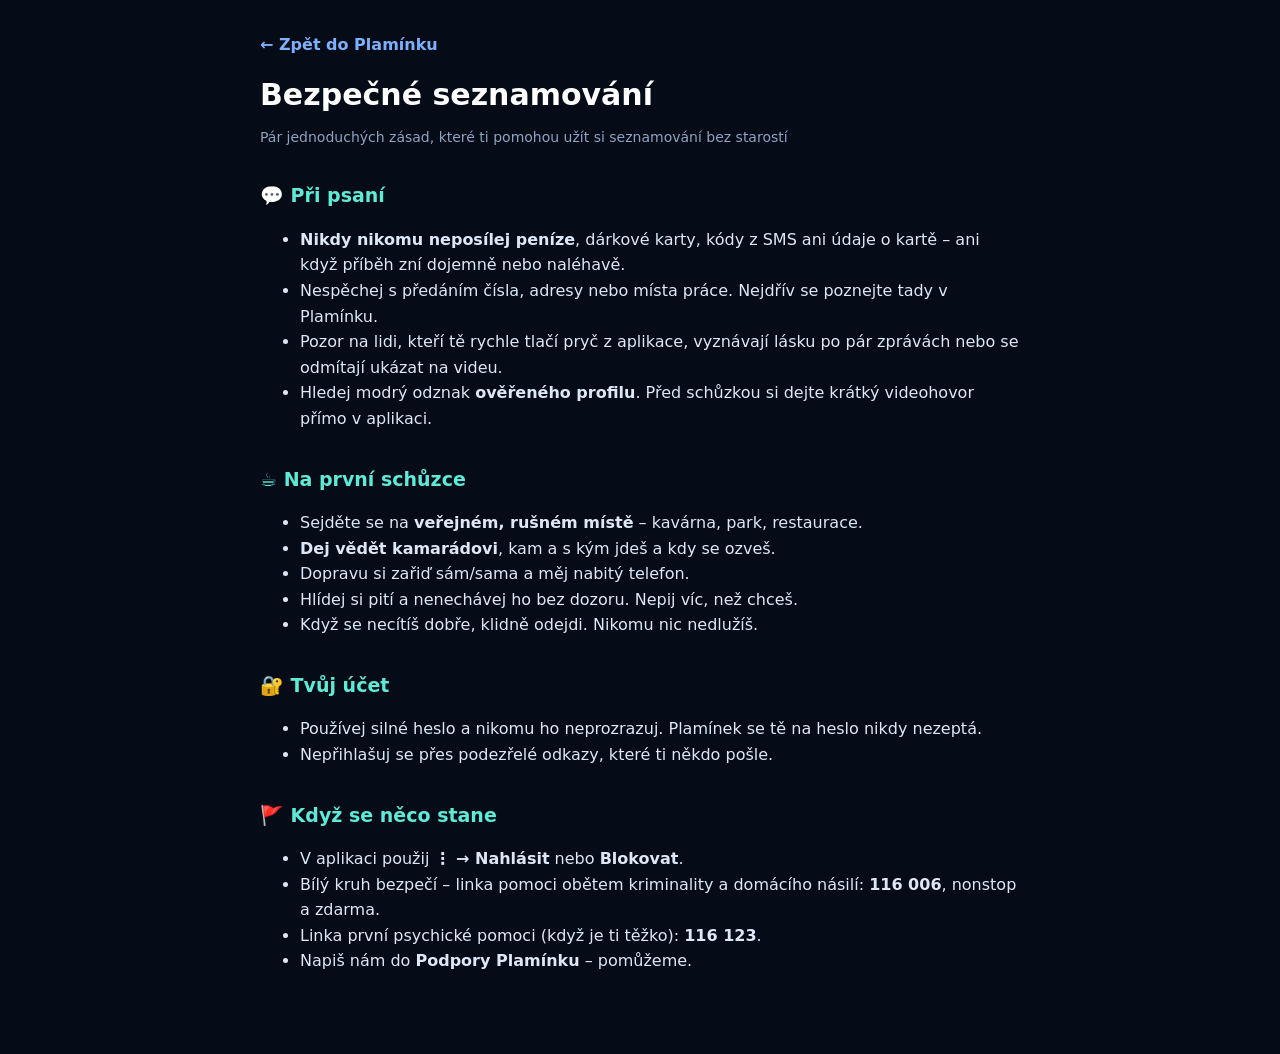
<file: web/bezpecnost.html>
<!doctype html>
<html lang="cs">
<head>
<meta charset="utf-8">
<meta name="viewport" content="width=device-width, initial-scale=1">
<meta name="theme-color" content="#060B18">
<title>Bezpečné seznamování – Plamínek</title>
<link rel="icon" href="icon.svg" type="image/svg+xml">
<style>
  body { margin: 0; background: #060B18; color: #DDE7F5; font: 16px/1.6 system-ui, -apple-system, 'Segoe UI', sans-serif; }
  main { max-width: 760px; margin: 0 auto; padding: 32px 22px 64px; }
  h1 { color: #fff; font-size: 30px; line-height: 1.15; margin: 0 0 6px; }
  h2 { color: #5EEAD4; font-size: 19px; margin: 32px 0 8px; }
  a { color: #7FB0FF; }
  .muted { color: #8EA3C2; font-size: 14px; }
  .box { border: 1px solid #1E3560; background: #0C1528; border-radius: 16px; padding: 14px 18px; }
  .back { display: inline-block; margin-bottom: 20px; font-weight: 600; text-decoration: none; }
  table { width: 100%; border-collapse: collapse; font-size: 14px; }
  th, td { text-align: left; vertical-align: top; padding: 8px; border-bottom: 1px solid #1E3560; }
  th { color: #fff; }
  nav.toc a { display: block; padding: 2px 0; }
</style>
</head>
<body>
<main>
<a class="back" href="./">← Zpět do Plamínku</a>
<h1>Bezpečné seznamování</h1>
<p class="muted">Pár jednoduchých zásad, které ti pomohou užít si seznamování bez starostí</p>

<h2>💬 Při psaní</h2>
<ul><li><b>Nikdy nikomu neposílej peníze</b>, dárkové karty, kódy z SMS ani údaje o kartě – ani když příběh zní dojemně nebo naléhavě.</li>
<li>Nespěchej s předáním čísla, adresy nebo místa práce. Nejdřív se poznejte tady v Plamínku.</li>
<li>Pozor na lidi, kteří tě rychle tlačí pryč z aplikace, vyznávají lásku po pár zprávách nebo se odmítají ukázat na videu.</li>
<li>Hledej modrý odznak <b>ověřeného profilu</b>. Před schůzkou si dejte krátký videohovor přímo v aplikaci.</li></ul>

<h2>☕ Na první schůzce</h2>
<ul><li>Sejděte se na <b>veřejném, rušném místě</b> – kavárna, park, restaurace.</li>
<li><b>Dej vědět kamarádovi</b>, kam a s kým jdeš a kdy se ozveš.</li>
<li>Dopravu si zařiď sám/sama a měj nabitý telefon.</li>
<li>Hlídej si pití a nenechávej ho bez dozoru. Nepij víc, než chceš.</li>
<li>Když se necítíš dobře, klidně odejdi. Nikomu nic nedlužíš.</li></ul>

<h2>🔐 Tvůj účet</h2>
<ul><li>Používej silné heslo a nikomu ho neprozrazuj. Plamínek se tě na heslo nikdy nezeptá.</li>
<li>Nepřihlašuj se přes podezřelé odkazy, které ti někdo pošle.</li></ul>

<h2>🚩 Když se něco stane</h2>
<ul><li>V aplikaci použij <b>⋮ → Nahlásit</b> nebo <b>Blokovat</b>.</li>
<li>Bílý kruh bezpečí – linka pomoci obětem kriminality a domácího násilí: <b>116 006</b>, nonstop a zdarma.</li>
<li>Linka první psychické pomoci (když je ti těžko): <b>116 123</b>.</li>
<li>Napiš nám do <b>Podpory Plamínku</b> – pomůžeme.</li></ul>
</main>
</body>
</html>
</file>
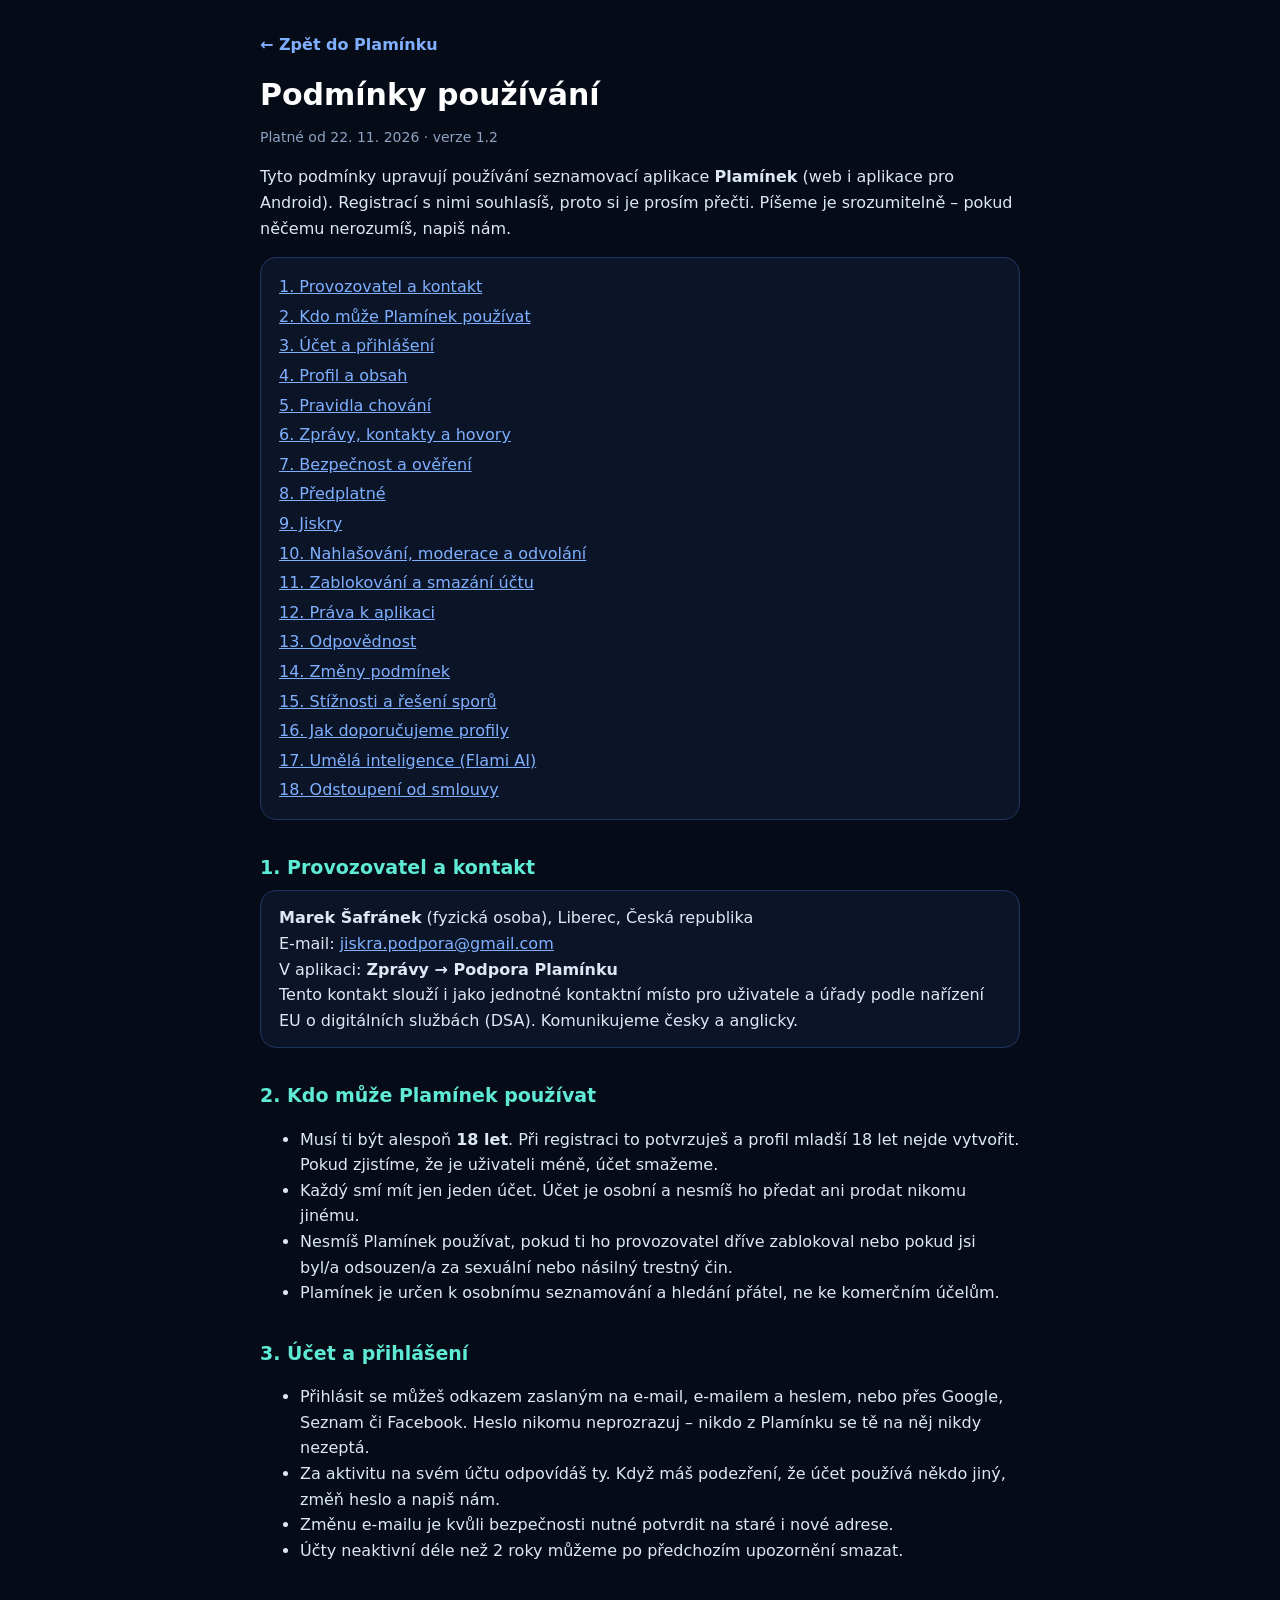
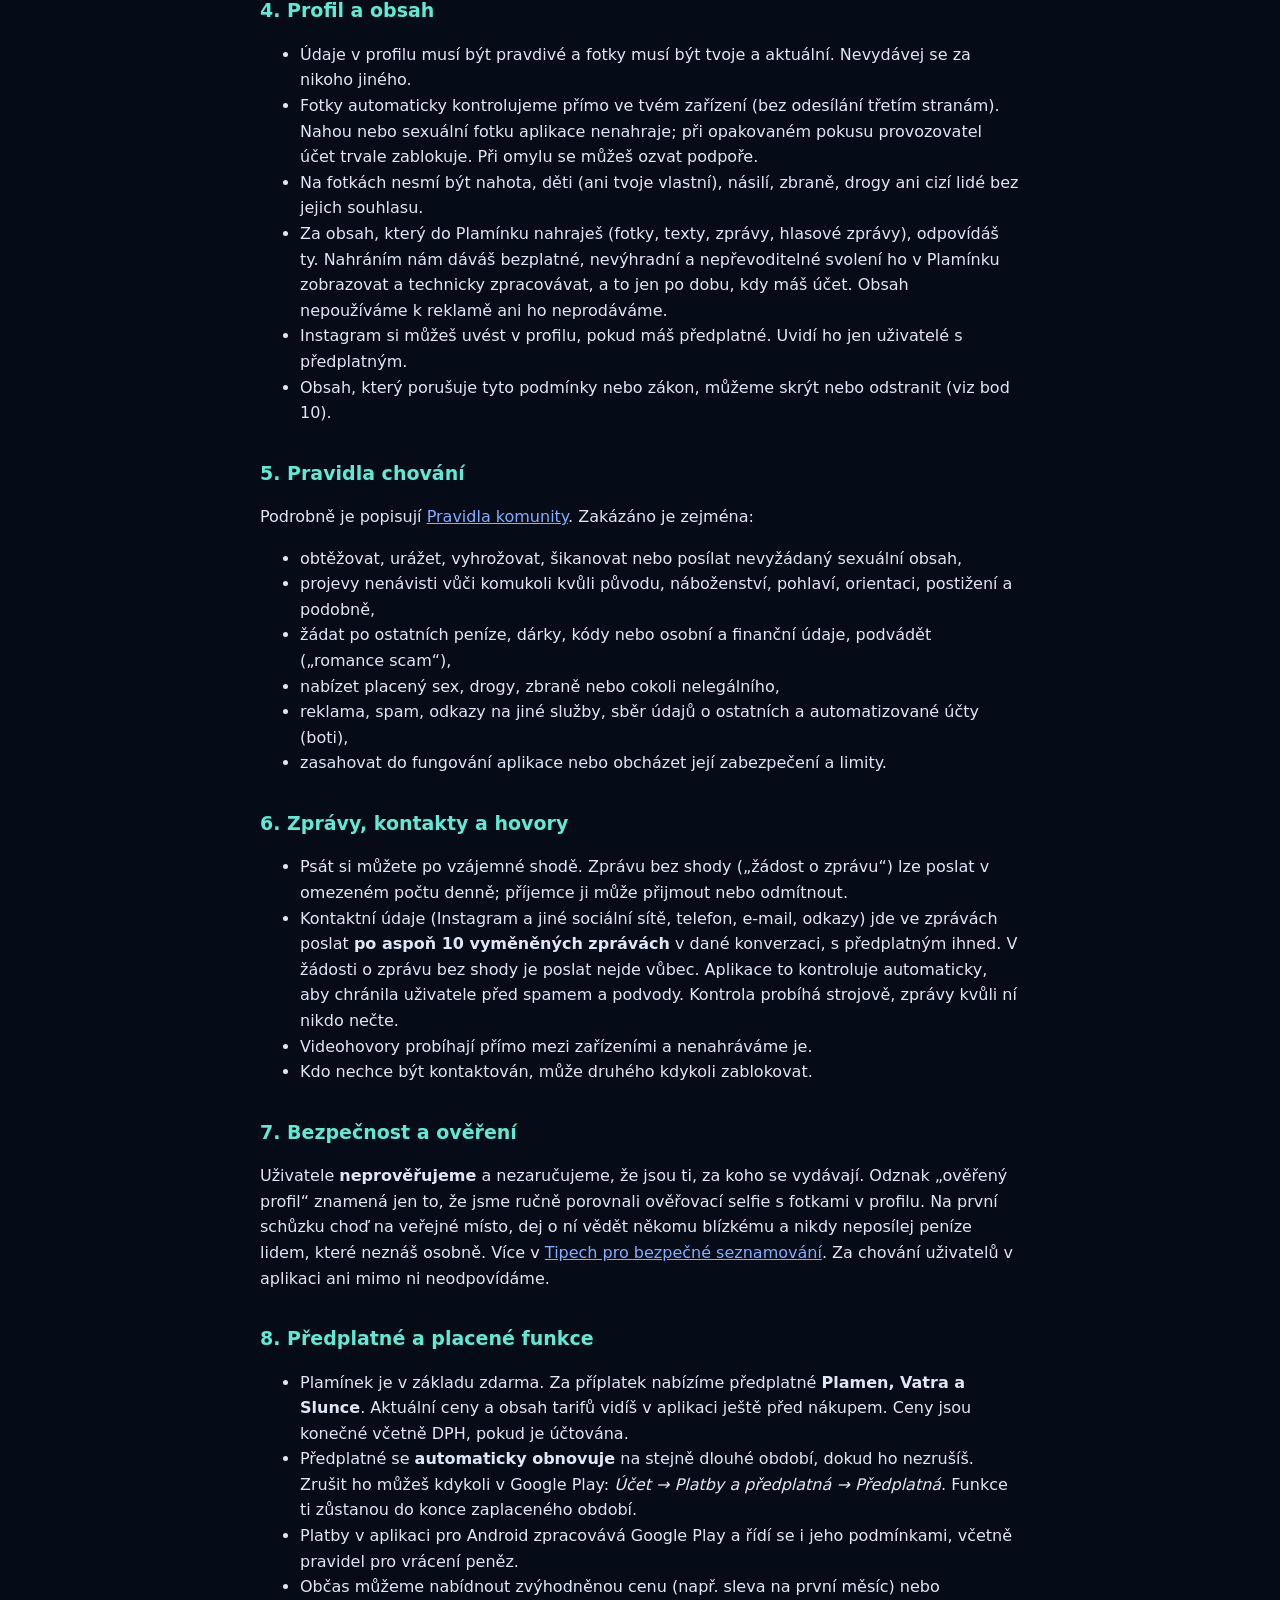
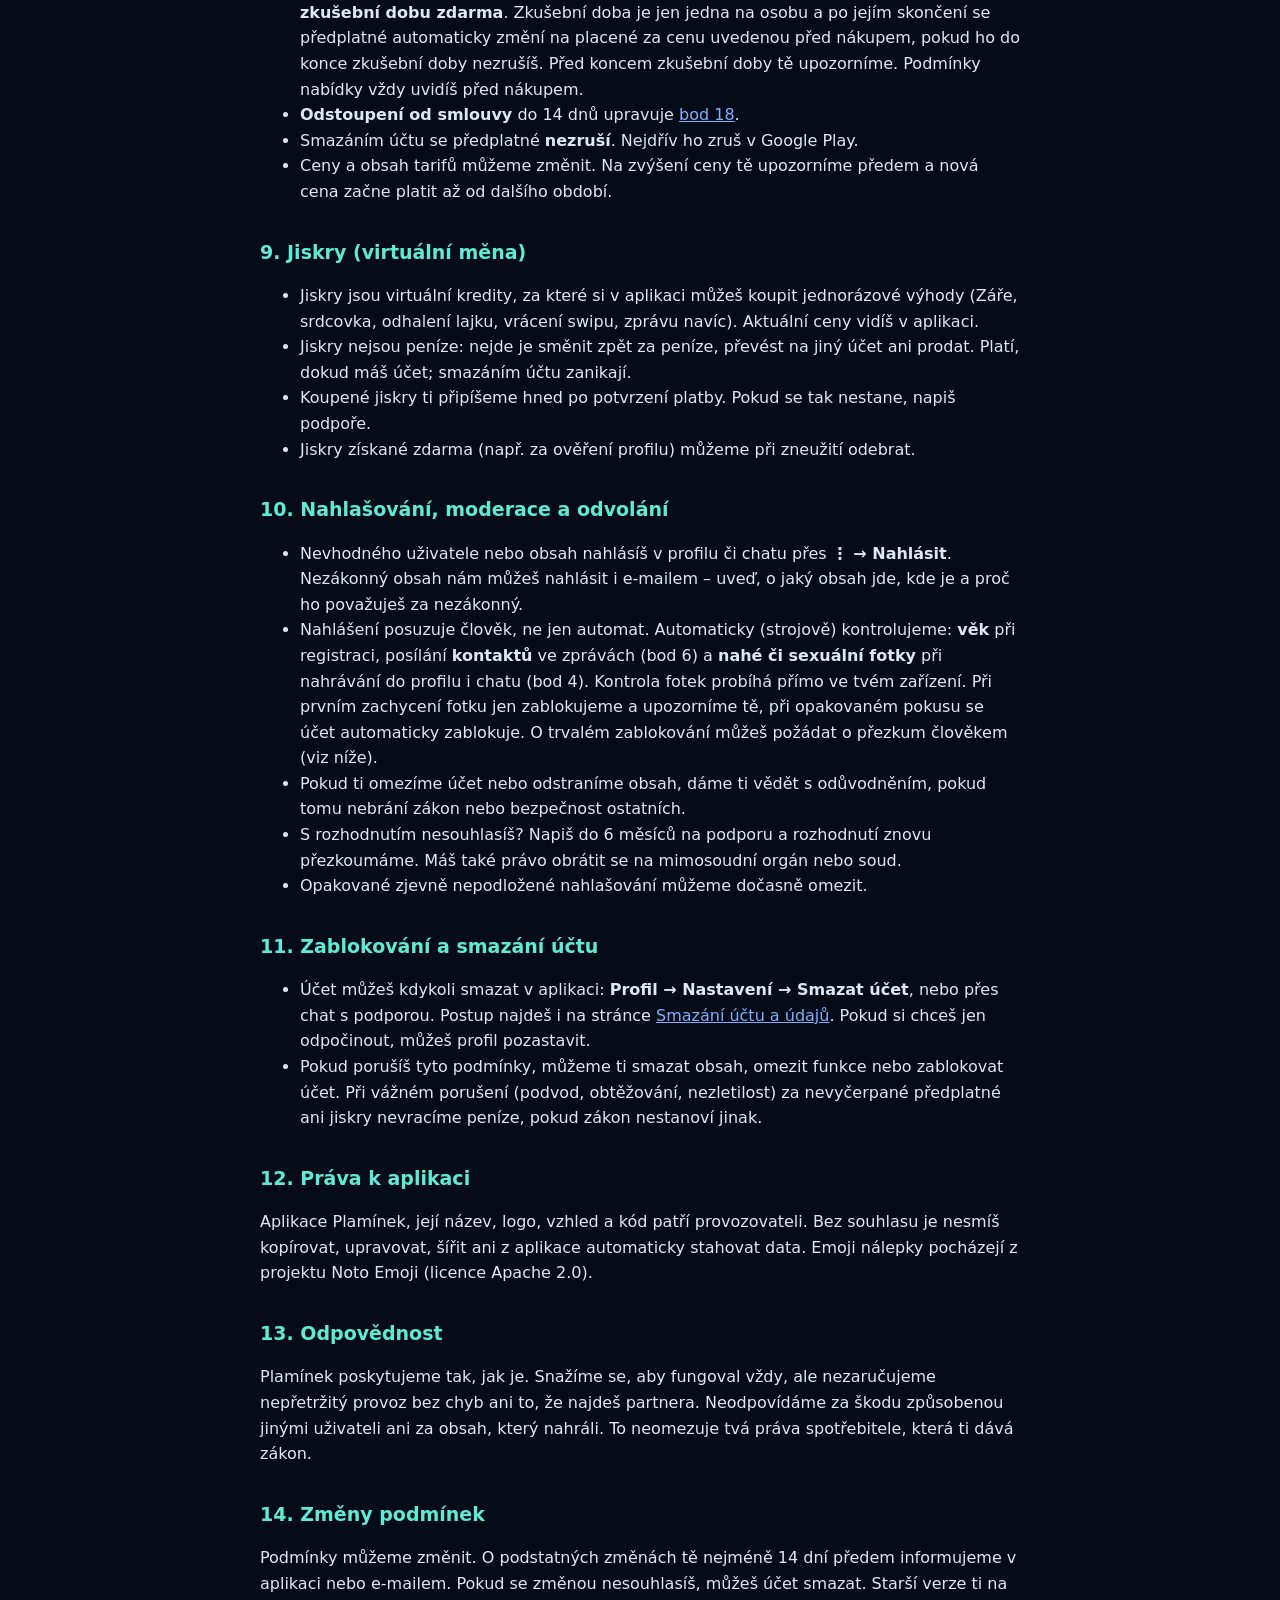
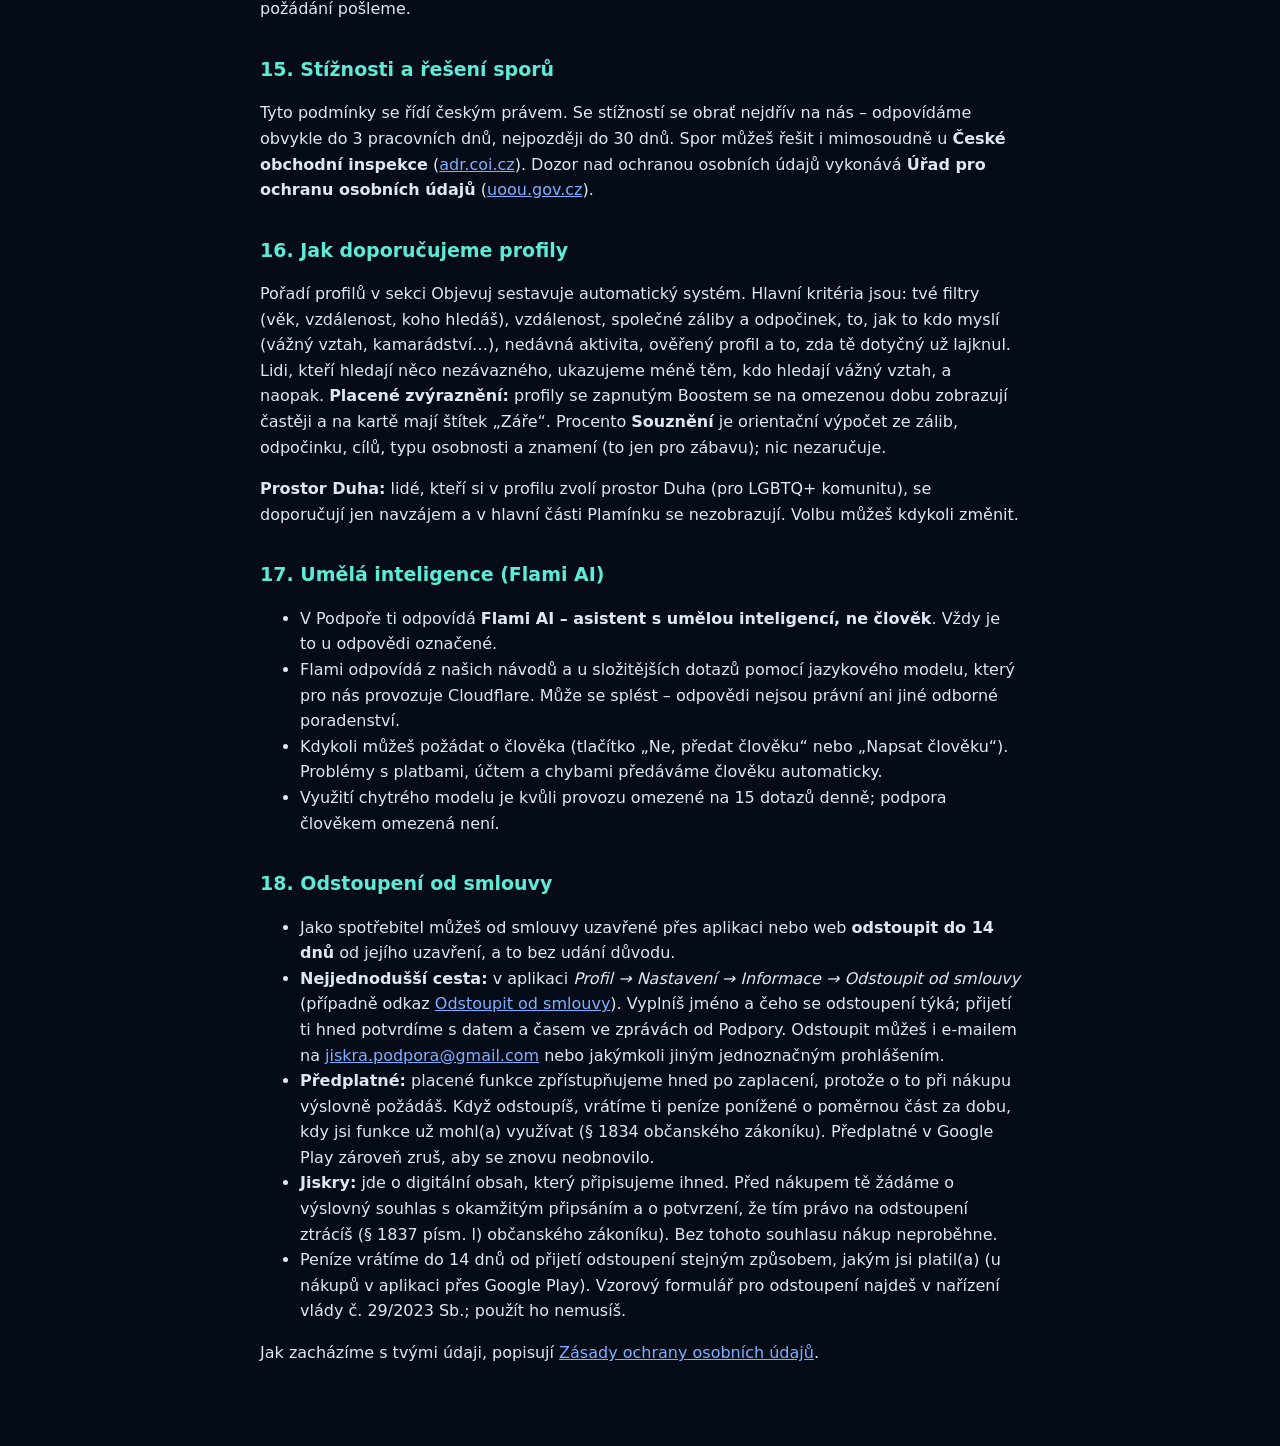
<file: web/podminky.html>
<!doctype html>
<html lang="cs">
<head>
<meta charset="utf-8">
<meta name="viewport" content="width=device-width, initial-scale=1">
<meta name="theme-color" content="#060B18">
<title>Podmínky používání – Plamínek</title>
<link rel="icon" href="icon.svg" type="image/svg+xml">
<style>
  body { margin: 0; background: #060B18; color: #DDE7F5; font: 16px/1.6 system-ui, -apple-system, 'Segoe UI', sans-serif; }
  main { max-width: 760px; margin: 0 auto; padding: 32px 22px 64px; }
  h1 { color: #fff; font-size: 30px; line-height: 1.15; margin: 0 0 6px; }
  h2 { color: #5EEAD4; font-size: 19px; margin: 32px 0 8px; }
  a { color: #7FB0FF; }
  .muted { color: #8EA3C2; font-size: 14px; }
  .box { border: 1px solid #1E3560; background: #0C1528; border-radius: 16px; padding: 14px 18px; }
  .back { display: inline-block; margin-bottom: 20px; font-weight: 600; text-decoration: none; }
  table { width: 100%; border-collapse: collapse; font-size: 14px; }
  th, td { text-align: left; vertical-align: top; padding: 8px; border-bottom: 1px solid #1E3560; }
  th { color: #fff; }
  nav.toc a { display: block; padding: 2px 0; }
</style>
</head>
<body>
<main>
<a class="back" href="./">← Zpět do Plamínku</a>
<h1>Podmínky používání</h1>
<p class="muted">Platné od 22. 11. 2026 · verze 1.2</p>

<p>Tyto podmínky upravují používání seznamovací aplikace <b>Plamínek</b> (web i aplikace pro Android). Registrací s nimi souhlasíš, proto si je prosím přečti. Píšeme je srozumitelně – pokud něčemu nerozumíš, napiš nám.</p>

<nav class="toc box">
<a href="#provozovatel">1. Provozovatel a kontakt</a><a href="#kdo">2. Kdo může Plamínek používat</a><a href="#ucet">3. Účet a přihlášení</a>
<a href="#profil">4. Profil a obsah</a><a href="#chovani">5. Pravidla chování</a><a href="#zpravy">6. Zprávy, kontakty a hovory</a>
<a href="#bezpecnost">7. Bezpečnost a ověření</a><a href="#placene">8. Předplatné</a><a href="#jiskry">9. Jiskry</a>
<a href="#moderace">10. Nahlašování, moderace a odvolání</a><a href="#zruseni">11. Zablokování a smazání účtu</a><a href="#prava">12. Práva k aplikaci</a>
<a href="#odpovednost">13. Odpovědnost</a><a href="#zmeny">14. Změny podmínek</a><a href="#spory">15. Stížnosti a řešení sporů</a>
<a href="#doporucovani">16. Jak doporučujeme profily</a><a href="#ai">17. Umělá inteligence (Flami AI)</a><a href="#odstoupeni">18. Odstoupení od smlouvy</a>
</nav>

<h2 id="provozovatel">1. Provozovatel a kontakt</h2>
<div class="box">
  <b>Marek Šafránek</b> (fyzická osoba), Liberec, Česká republika<br>
  E-mail: <a href="mailto:jiskra.podpora@gmail.com">jiskra.podpora@gmail.com</a><br>
  V aplikaci: <b>Zprávy → Podpora Plamínku</b><br>
  Tento kontakt slouží i jako jednotné kontaktní místo pro uživatele a úřady podle nařízení EU o digitálních službách (DSA). Komunikujeme česky a anglicky.
</div>

<h2 id="kdo">2. Kdo může Plamínek používat</h2>
<ul>
  <li>Musí ti být alespoň <b>18 let</b>. Při registraci to potvrzuješ a profil mladší 18 let nejde vytvořit. Pokud zjistíme, že je uživateli méně, účet smažeme.</li>
  <li>Každý smí mít jen jeden účet. Účet je osobní a nesmíš ho předat ani prodat nikomu jinému.</li>
  <li>Nesmíš Plamínek používat, pokud ti ho provozovatel dříve zablokoval nebo pokud jsi byl/a odsouzen/a za sexuální nebo násilný trestný čin.</li>
  <li>Plamínek je určen k osobnímu seznamování a hledání přátel, ne ke komerčním účelům.</li>
</ul>

<h2 id="ucet">3. Účet a přihlášení</h2>
<ul>
  <li>Přihlásit se můžeš odkazem zaslaným na e-mail, e-mailem a heslem, nebo přes Google, Seznam či Facebook. Heslo nikomu neprozrazuj – nikdo z Plamínku se tě na něj nikdy nezeptá.</li>
  <li>Za aktivitu na svém účtu odpovídáš ty. Když máš podezření, že účet používá někdo jiný, změň heslo a napiš nám.</li>
  <li>Změnu e-mailu je kvůli bezpečnosti nutné potvrdit na staré i nové adrese.</li>
  <li>Účty neaktivní déle než 2 roky můžeme po předchozím upozornění smazat.</li>
</ul>

<h2 id="profil">4. Profil a obsah</h2>
<ul>
  <li>Údaje v profilu musí být pravdivé a fotky musí být tvoje a aktuální. Nevydávej se za nikoho jiného.</li>
  <li>Fotky automaticky kontrolujeme přímo ve tvém zařízení (bez odesílání třetím stranám). Nahou nebo sexuální fotku aplikace nenahraje; při opakovaném pokusu provozovatel účet trvale zablokuje. Při omylu se můžeš ozvat podpoře.</li>
  <li>Na fotkách nesmí být nahota, děti (ani tvoje vlastní), násilí, zbraně, drogy ani cizí lidé bez jejich souhlasu.</li>
  <li>Za obsah, který do Plamínku nahraješ (fotky, texty, zprávy, hlasové zprávy), odpovídáš ty. Nahráním nám dáváš bezplatné, nevýhradní a nepřevoditelné svolení ho v Plamínku zobrazovat a technicky zpracovávat, a to jen po dobu, kdy máš účet. Obsah nepoužíváme k reklamě ani ho neprodáváme.</li>
  <li>Instagram si můžeš uvést v profilu, pokud máš předplatné. Uvidí ho jen uživatelé s předplatným.</li>
  <li>Obsah, který porušuje tyto podmínky nebo zákon, můžeme skrýt nebo odstranit (viz bod 10).</li>
</ul>

<h2 id="chovani">5. Pravidla chování</h2>
<p>Podrobně je popisují <a href="pravidla-komunity.html">Pravidla komunity</a>. Zakázáno je zejména:</p>
<ul>
  <li>obtěžovat, urážet, vyhrožovat, šikanovat nebo posílat nevyžádaný sexuální obsah,</li>
  <li>projevy nenávisti vůči komukoli kvůli původu, náboženství, pohlaví, orientaci, postižení a podobně,</li>
  <li>žádat po ostatních peníze, dárky, kódy nebo osobní a finanční údaje, podvádět („romance scam“),</li>
  <li>nabízet placený sex, drogy, zbraně nebo cokoli nelegálního,</li>
  <li>reklama, spam, odkazy na jiné služby, sběr údajů o ostatních a automatizované účty (boti),</li>
  <li>zasahovat do fungování aplikace nebo obcházet její zabezpečení a limity.</li>
</ul>

<h2 id="zpravy">6. Zprávy, kontakty a hovory</h2>
<ul>
  <li>Psát si můžete po vzájemné shodě. Zprávu bez shody („žádost o zprávu“) lze poslat v omezeném počtu denně; příjemce ji může přijmout nebo odmítnout.</li>
  <li>Kontaktní údaje (Instagram a jiné sociální sítě, telefon, e-mail, odkazy) jde ve zprávách poslat <b>po aspoň 10 vyměněných zprávách</b> v dané konverzaci, s předplatným ihned. V žádosti o zprávu bez shody je poslat nejde vůbec. Aplikace to kontroluje automaticky, aby chránila uživatele před spamem a podvody. Kontrola probíhá strojově, zprávy kvůli ní nikdo nečte.</li>
  <li>Videohovory probíhají přímo mezi zařízeními a nenahráváme je.</li>
  <li>Kdo nechce být kontaktován, může druhého kdykoli zablokovat.</li>
</ul>

<h2 id="bezpecnost">7. Bezpečnost a ověření</h2>
<p>Uživatele <b>neprověřujeme</b> a nezaručujeme, že jsou ti, za koho se vydávají. Odznak „ověřený profil“ znamená jen to, že jsme ručně porovnali ověřovací selfie s fotkami v profilu. Na první schůzku choď na veřejné místo, dej o ní vědět někomu blízkému a nikdy neposílej peníze lidem, které neznáš osobně. Více v <a href="bezpecnost.html">Tipech pro bezpečné seznamování</a>. Za chování uživatelů v aplikaci ani mimo ni neodpovídáme.</p>

<h2 id="placene">8. Předplatné a placené funkce</h2>
<ul>
  <li>Plamínek je v základu zdarma. Za příplatek nabízíme předplatné <b>Plamen, Vatra a Slunce</b>. Aktuální ceny a obsah tarifů vidíš v aplikaci ještě před nákupem. Ceny jsou konečné včetně DPH, pokud je účtována.</li>
  <li>Předplatné se <b>automaticky obnovuje</b> na stejně dlouhé období, dokud ho nezrušíš. Zrušit ho můžeš kdykoli v Google Play: <i>Účet → Platby a předplatná → Předplatná</i>. Funkce ti zůstanou do konce zaplaceného období.</li>
  <li>Platby v aplikaci pro Android zpracovává Google Play a řídí se i jeho podmínkami, včetně pravidel pro vrácení peněz.</li>
  <li>Občas můžeme nabídnout zvýhodněnou cenu (např. sleva na první měsíc) nebo <b>zkušební dobu zdarma</b>. Zkušební doba je jen jedna na osobu a po jejím skončení se předplatné automaticky změní na placené za cenu uvedenou před nákupem, pokud ho do konce zkušební doby nezrušíš. Před koncem zkušební doby tě upozorníme. Podmínky nabídky vždy uvidíš před nákupem.</li>
  <li><b>Odstoupení od smlouvy</b> do 14 dnů upravuje <a href="#odstoupeni">bod 18</a>.</li>
  <li>Smazáním účtu se předplatné <b>nezruší</b>. Nejdřív ho zruš v Google Play.</li>
  <li>Ceny a obsah tarifů můžeme změnit. Na zvýšení ceny tě upozorníme předem a nová cena začne platit až od dalšího období.</li>
</ul>

<h2 id="jiskry">9. Jiskry (virtuální měna)</h2>
<ul>
  <li>Jiskry jsou virtuální kredity, za které si v aplikaci můžeš koupit jednorázové výhody (Záře, srdcovka, odhalení lajku, vrácení swipu, zprávu navíc). Aktuální ceny vidíš v aplikaci.</li>
  <li>Jiskry nejsou peníze: nejde je směnit zpět za peníze, převést na jiný účet ani prodat. Platí, dokud máš účet; smazáním účtu zanikají.</li>
  <li>Koupené jiskry ti připíšeme hned po potvrzení platby. Pokud se tak nestane, napiš podpoře.</li>
  <li>Jiskry získané zdarma (např. za ověření profilu) můžeme při zneužití odebrat.</li>
</ul>

<h2 id="moderace">10. Nahlašování, moderace a odvolání</h2>
<ul>
  <li>Nevhodného uživatele nebo obsah nahlásíš v profilu či chatu přes <b>⋮ → Nahlásit</b>. Nezákonný obsah nám můžeš nahlásit i e-mailem – uveď, o jaký obsah jde, kde je a proč ho považuješ za nezákonný.</li>
  <li>Nahlášení posuzuje člověk, ne jen automat. Automaticky (strojově) kontrolujeme: <b>věk</b> při registraci, posílání <b>kontaktů</b> ve zprávách (bod 6) a <b>nahé či sexuální fotky</b> při nahrávání do profilu i chatu (bod 4). Kontrola fotek probíhá přímo ve tvém zařízení. Při prvním zachycení fotku jen zablokujeme a upozorníme tě, při opakovaném pokusu se účet automaticky zablokuje. O trvalém zablokování můžeš požádat o přezkum člověkem (viz níže).</li>
  <li>Pokud ti omezíme účet nebo odstraníme obsah, dáme ti vědět s odůvodněním, pokud tomu nebrání zákon nebo bezpečnost ostatních.</li>
  <li>S rozhodnutím nesouhlasíš? Napiš do 6 měsíců na podporu a rozhodnutí znovu přezkoumáme. Máš také právo obrátit se na mimosoudní orgán nebo soud.</li>
  <li>Opakované zjevně nepodložené nahlašování můžeme dočasně omezit.</li>
</ul>

<h2 id="zruseni">11. Zablokování a smazání účtu</h2>
<ul>
  <li>Účet můžeš kdykoli smazat v aplikaci: <b>Profil → Nastavení → Smazat účet</b>, nebo přes chat s podporou. Postup najdeš i na stránce <a href="smazani-dat.html">Smazání účtu a údajů</a>. Pokud si chceš jen odpočinout, můžeš profil pozastavit.</li>
  <li>Pokud porušíš tyto podmínky, můžeme ti smazat obsah, omezit funkce nebo zablokovat účet. Při vážném porušení (podvod, obtěžování, nezletilost) za nevyčerpané předplatné ani jiskry nevracíme peníze, pokud zákon nestanoví jinak.</li>
</ul>

<h2 id="prava">12. Práva k aplikaci</h2>
<p>Aplikace Plamínek, její název, logo, vzhled a kód patří provozovateli. Bez souhlasu je nesmíš kopírovat, upravovat, šířit ani z aplikace automaticky stahovat data. Emoji nálepky pocházejí z projektu Noto Emoji (licence Apache 2.0).</p>

<h2 id="odpovednost">13. Odpovědnost</h2>
<p>Plamínek poskytujeme tak, jak je. Snažíme se, aby fungoval vždy, ale nezaručujeme nepřetržitý provoz bez chyb ani to, že najdeš partnera. Neodpovídáme za škodu způsobenou jinými uživateli ani za obsah, který nahráli. To neomezuje tvá práva spotřebitele, která ti dává zákon.</p>

<h2 id="zmeny">14. Změny podmínek</h2>
<p>Podmínky můžeme změnit. O podstatných změnách tě nejméně 14 dní předem informujeme v aplikaci nebo e-mailem. Pokud se změnou nesouhlasíš, můžeš účet smazat. Starší verze ti na požádání pošleme.</p>

<h2 id="spory">15. Stížnosti a řešení sporů</h2>
<p>Tyto podmínky se řídí českým právem. Se stížností se obrať nejdřív na nás – odpovídáme obvykle do 3 pracovních dnů, nejpozději do 30 dnů. Spor můžeš řešit i mimosoudně u <b>České obchodní inspekce</b> (<a href="https://adr.coi.cz" target="_blank" rel="noopener">adr.coi.cz</a>). Dozor nad ochranou osobních údajů vykonává <b>Úřad pro ochranu osobních údajů</b> (<a href="https://uoou.gov.cz" target="_blank" rel="noopener">uoou.gov.cz</a>).</p>

<h2 id="doporucovani">16. Jak doporučujeme profily</h2>
<p>Pořadí profilů v sekci Objevuj sestavuje automatický systém. Hlavní kritéria jsou: tvé filtry (věk, vzdálenost, koho hledáš), vzdálenost, společné záliby a odpočinek, to, jak to kdo myslí (vážný vztah, kamarádství…), nedávná aktivita, ověřený profil a to, zda tě dotyčný už lajknul. Lidi, kteří hledají něco nezávazného, ukazujeme méně těm, kdo hledají vážný vztah, a naopak. <b>Placené zvýraznění:</b> profily se zapnutým Boostem se na omezenou dobu zobrazují častěji a na kartě mají štítek „Záře“. Procento <b>Souznění</b> je orientační výpočet ze zálib, odpočinku, cílů, typu osobnosti a znamení (to jen pro zábavu); nic nezaručuje.</p>

<p><b>Prostor Duha:</b> lidé, kteří si v profilu zvolí prostor Duha (pro LGBTQ+ komunitu), se doporučují jen navzájem a v hlavní části Plamínku se nezobrazují. Volbu můžeš kdykoli změnit.</p>

<h2 id="ai">17. Umělá inteligence (Flami AI)</h2>
<ul>
  <li>V Podpoře ti odpovídá <b>Flami AI – asistent s umělou inteligencí, ne člověk</b>. Vždy je to u odpovědi označené.</li>
  <li>Flami odpovídá z našich návodů a u složitějších dotazů pomocí jazykového modelu, který pro nás provozuje Cloudflare. Může se splést – odpovědi nejsou právní ani jiné odborné poradenství.</li>
  <li>Kdykoli můžeš požádat o člověka (tlačítko „Ne, předat člověku“ nebo „Napsat člověku“). Problémy s platbami, účtem a chybami předáváme člověku automaticky.</li>
  <li>Využití chytrého modelu je kvůli provozu omezené na 15 dotazů denně; podpora člověkem omezená není.</li>
</ul>

<h2 id="odstoupeni">18. Odstoupení od smlouvy</h2>
<ul>
  <li>Jako spotřebitel můžeš od smlouvy uzavřené přes aplikaci nebo web <b>odstoupit do 14 dnů</b> od jejího uzavření, a to bez udání důvodu.</li>
  <li><b>Nejjednodušší cesta:</b> v aplikaci <i>Profil → Nastavení → Informace → Odstoupit od smlouvy</i> (případně odkaz <a href="index.html#/odstoupit">Odstoupit od smlouvy</a>). Vyplníš jméno a čeho se odstoupení týká; přijetí ti hned potvrdíme s datem a časem ve zprávách od Podpory. Odstoupit můžeš i e-mailem na <a href="mailto:jiskra.podpora@gmail.com">jiskra.podpora@gmail.com</a> nebo jakýmkoli jiným jednoznačným prohlášením.</li>
  <li><b>Předplatné:</b> placené funkce zpřístupňujeme hned po zaplacení, protože o to při nákupu výslovně požádáš. Když odstoupíš, vrátíme ti peníze ponížené o poměrnou část za dobu, kdy jsi funkce už mohl(a) využívat (§ 1834 občanského zákoníku). Předplatné v Google Play zároveň zruš, aby se znovu neobnovilo.</li>
  <li><b>Jiskry:</b> jde o digitální obsah, který připisujeme ihned. Před nákupem tě žádáme o výslovný souhlas s okamžitým připsáním a o potvrzení, že tím právo na odstoupení ztrácíš (§ 1837 písm. l) občanského zákoníku). Bez tohoto souhlasu nákup neproběhne.</li>
  <li>Peníze vrátíme do 14 dnů od přijetí odstoupení stejným způsobem, jakým jsi platil(a) (u nákupů v aplikaci přes Google Play). Vzorový formulář pro odstoupení najdeš v nařízení vlády č. 29/2023 Sb.; použít ho nemusíš.</li>
</ul>

<p>Jak zacházíme s tvými údaji, popisují <a href="soukromi.html">Zásady ochrany osobních údajů</a>.</p>
</main>
</body>
</html>
</file>
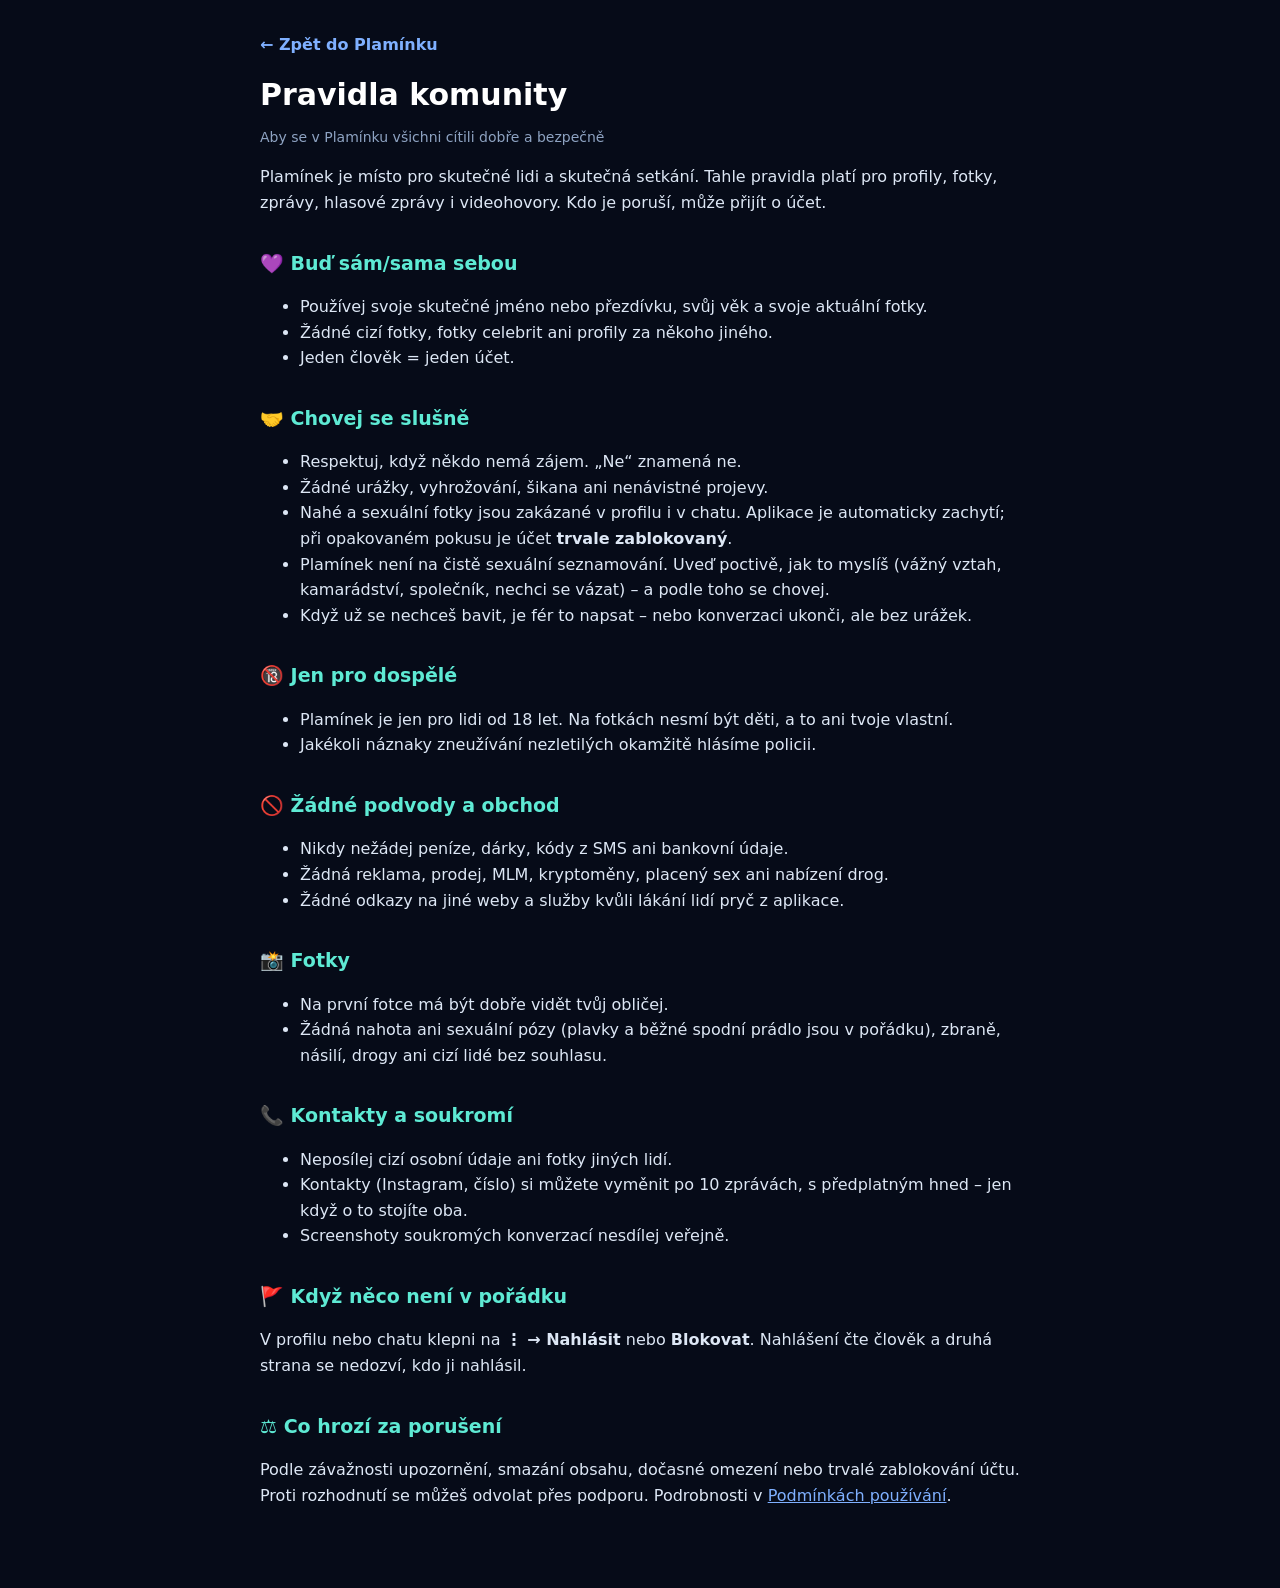
<file: web/pravidla-komunity.html>
<!doctype html>
<html lang="cs">
<head>
<meta charset="utf-8">
<meta name="viewport" content="width=device-width, initial-scale=1">
<meta name="theme-color" content="#060B18">
<title>Pravidla komunity – Plamínek</title>
<link rel="icon" href="icon.svg" type="image/svg+xml">
<style>
  body { margin: 0; background: #060B18; color: #DDE7F5; font: 16px/1.6 system-ui, -apple-system, 'Segoe UI', sans-serif; }
  main { max-width: 760px; margin: 0 auto; padding: 32px 22px 64px; }
  h1 { color: #fff; font-size: 30px; line-height: 1.15; margin: 0 0 6px; }
  h2 { color: #5EEAD4; font-size: 19px; margin: 32px 0 8px; }
  a { color: #7FB0FF; }
  .muted { color: #8EA3C2; font-size: 14px; }
  .box { border: 1px solid #1E3560; background: #0C1528; border-radius: 16px; padding: 14px 18px; }
  .back { display: inline-block; margin-bottom: 20px; font-weight: 600; text-decoration: none; }
  table { width: 100%; border-collapse: collapse; font-size: 14px; }
  th, td { text-align: left; vertical-align: top; padding: 8px; border-bottom: 1px solid #1E3560; }
  th { color: #fff; }
  nav.toc a { display: block; padding: 2px 0; }
</style>
</head>
<body>
<main>
<a class="back" href="./">← Zpět do Plamínku</a>
<h1>Pravidla komunity</h1>
<p class="muted">Aby se v Plamínku všichni cítili dobře a bezpečně</p>

<p>Plamínek je místo pro skutečné lidi a skutečná setkání. Tahle pravidla platí pro profily, fotky, zprávy, hlasové zprávy i videohovory. Kdo je poruší, může přijít o účet.</p>

<h2>💜 Buď sám/sama sebou</h2>
<ul><li>Používej svoje skutečné jméno nebo přezdívku, svůj věk a svoje aktuální fotky.</li>
<li>Žádné cizí fotky, fotky celebrit ani profily za někoho jiného.</li>
<li>Jeden člověk = jeden účet.</li></ul>

<h2>🤝 Chovej se slušně</h2>
<ul><li>Respektuj, když někdo nemá zájem. „Ne“ znamená ne.</li>
<li>Žádné urážky, vyhrožování, šikana ani nenávistné projevy.</li>
<li>Nahé a sexuální fotky jsou zakázané v profilu i v chatu. Aplikace je automaticky zachytí; při opakovaném pokusu je účet <b>trvale zablokovaný</b>.</li>
<li>Plamínek není na čistě sexuální seznamování. Uveď poctivě, jak to myslíš (vážný vztah, kamarádství, společník, nechci se vázat) – a podle toho se chovej.</li>
<li>Když už se nechceš bavit, je fér to napsat – nebo konverzaci ukonči, ale bez urážek.</li></ul>

<h2>🔞 Jen pro dospělé</h2>
<ul><li>Plamínek je jen pro lidi od 18 let. Na fotkách nesmí být děti, a to ani tvoje vlastní.</li>
<li>Jakékoli náznaky zneužívání nezletilých okamžitě hlásíme policii.</li></ul>

<h2>🚫 Žádné podvody a obchod</h2>
<ul><li>Nikdy nežádej peníze, dárky, kódy z SMS ani bankovní údaje.</li>
<li>Žádná reklama, prodej, MLM, kryptoměny, placený sex ani nabízení drog.</li>
<li>Žádné odkazy na jiné weby a služby kvůli lákání lidí pryč z aplikace.</li></ul>

<h2>📸 Fotky</h2>
<ul><li>Na první fotce má být dobře vidět tvůj obličej.</li>
<li>Žádná nahota ani sexuální pózy (plavky a běžné spodní prádlo jsou v pořádku), zbraně, násilí, drogy ani cizí lidé bez souhlasu.</li></ul>

<h2>📞 Kontakty a soukromí</h2>
<ul><li>Neposílej cizí osobní údaje ani fotky jiných lidí.</li>
<li>Kontakty (Instagram, číslo) si můžete vyměnit po 10 zprávách, s předplatným hned – jen když o to stojíte oba.</li>
<li>Screenshoty soukromých konverzací nesdílej veřejně.</li></ul>

<h2>🚩 Když něco není v pořádku</h2>
<p>V profilu nebo chatu klepni na <b>⋮ → Nahlásit</b> nebo <b>Blokovat</b>. Nahlášení čte člověk a druhá strana se nedozví, kdo ji nahlásil.</p>

<h2>⚖️ Co hrozí za porušení</h2>
<p>Podle závažnosti upozornění, smazání obsahu, dočasné omezení nebo trvalé zablokování účtu. Proti rozhodnutí se můžeš odvolat přes podporu. Podrobnosti v <a href="podminky.html">Podmínkách používání</a>.</p>
</main>
</body>
</html>
</file>
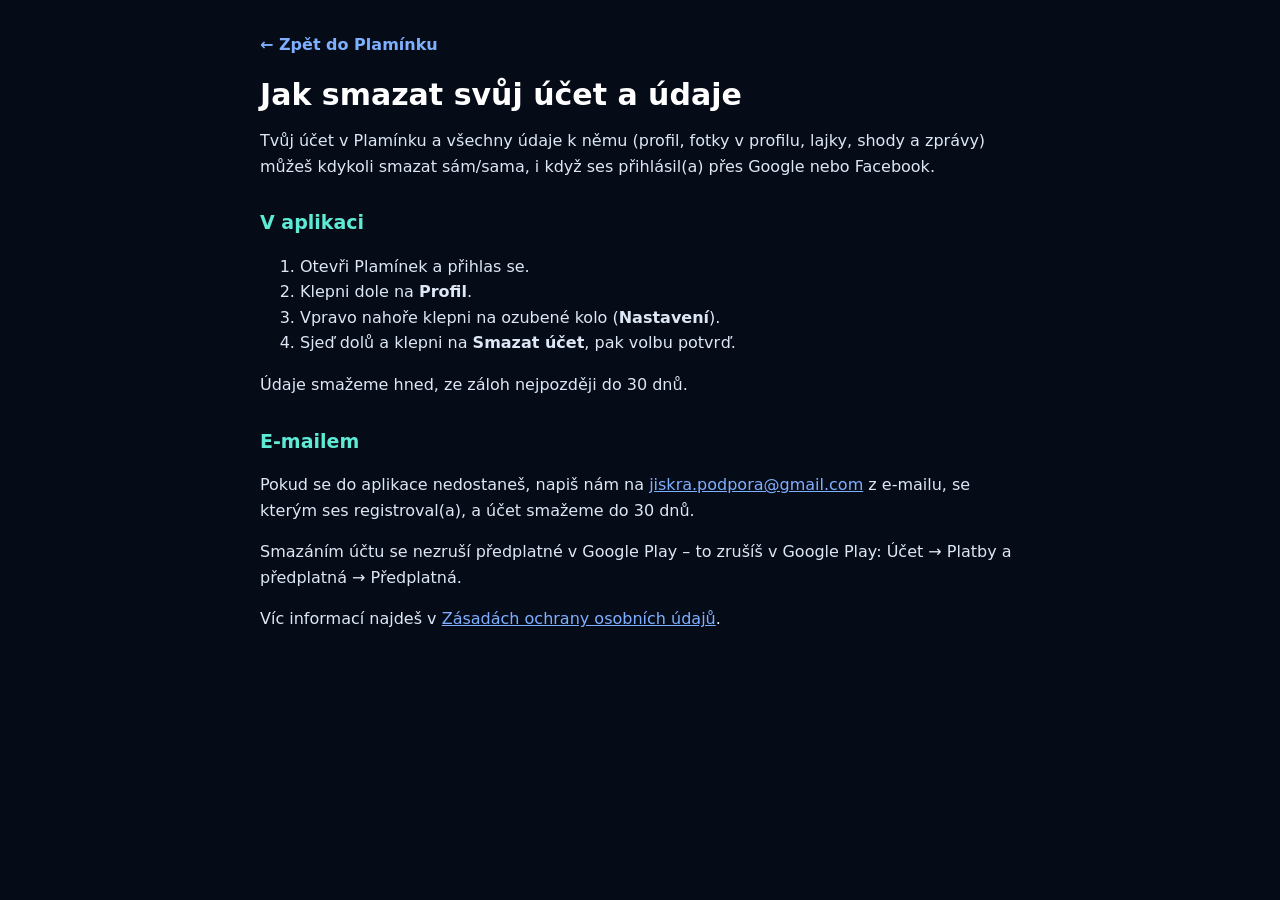
<file: web/smazani-dat.html>
<!doctype html>
<html lang="cs">
<head>
<meta charset="utf-8">
<meta name="viewport" content="width=device-width, initial-scale=1">
<meta name="theme-color" content="#060B18">
<title>Smazání údajů – Plamínek</title>
<link rel="icon" href="icon.svg" type="image/svg+xml">
<style>
  body { margin: 0; background: #060B18; color: #DDE7F5; font: 16px/1.6 system-ui, -apple-system, 'Segoe UI', sans-serif; }
  main { max-width: 760px; margin: 0 auto; padding: 32px 22px 64px; }
  h1 { color: #fff; font-size: 30px; line-height: 1.15; margin: 0 0 12px; }
  h2 { color: #5EEAD4; font-size: 19px; margin: 28px 0 8px; }
  a { color: #7FB0FF; }
  .back { display: inline-block; margin-bottom: 20px; font-weight: 600; text-decoration: none; }
</style>
</head>
<body>
<main>
<a class="back" href="./">← Zpět do Plamínku</a>
<h1>Jak smazat svůj účet a údaje</h1>
<p>Tvůj účet v Plamínku a všechny údaje k němu (profil, fotky v profilu, lajky, shody a zprávy) můžeš kdykoli smazat sám/sama, i když ses přihlásil(a) přes Google nebo Facebook.</p>
<h2>V aplikaci</h2>
<ol>
  <li>Otevři Plamínek a přihlas se.</li>
  <li>Klepni dole na <b>Profil</b>.</li>
  <li>Vpravo nahoře klepni na ozubené kolo (<b>Nastavení</b>).</li>
  <li>Sjeď dolů a klepni na <b>Smazat účet</b>, pak volbu potvrď.</li>
</ol>
<p>Údaje smažeme hned, ze záloh nejpozději do 30 dnů.</p>
<h2>E-mailem</h2>
<p>Pokud se do aplikace nedostaneš, napiš nám na <a href="mailto:jiskra.podpora@gmail.com">jiskra.podpora@gmail.com</a> z e-mailu, se kterým ses registroval(a), a účet smažeme do 30 dnů.</p>
<p>Smazáním účtu se nezruší předplatné v Google Play – to zrušíš v Google Play: Účet → Platby a předplatná → Předplatná.</p>
<p>Víc informací najdeš v <a href="soukromi.html">Zásadách ochrany osobních údajů</a>.</p>
</main>
</body>
</html>
</file>
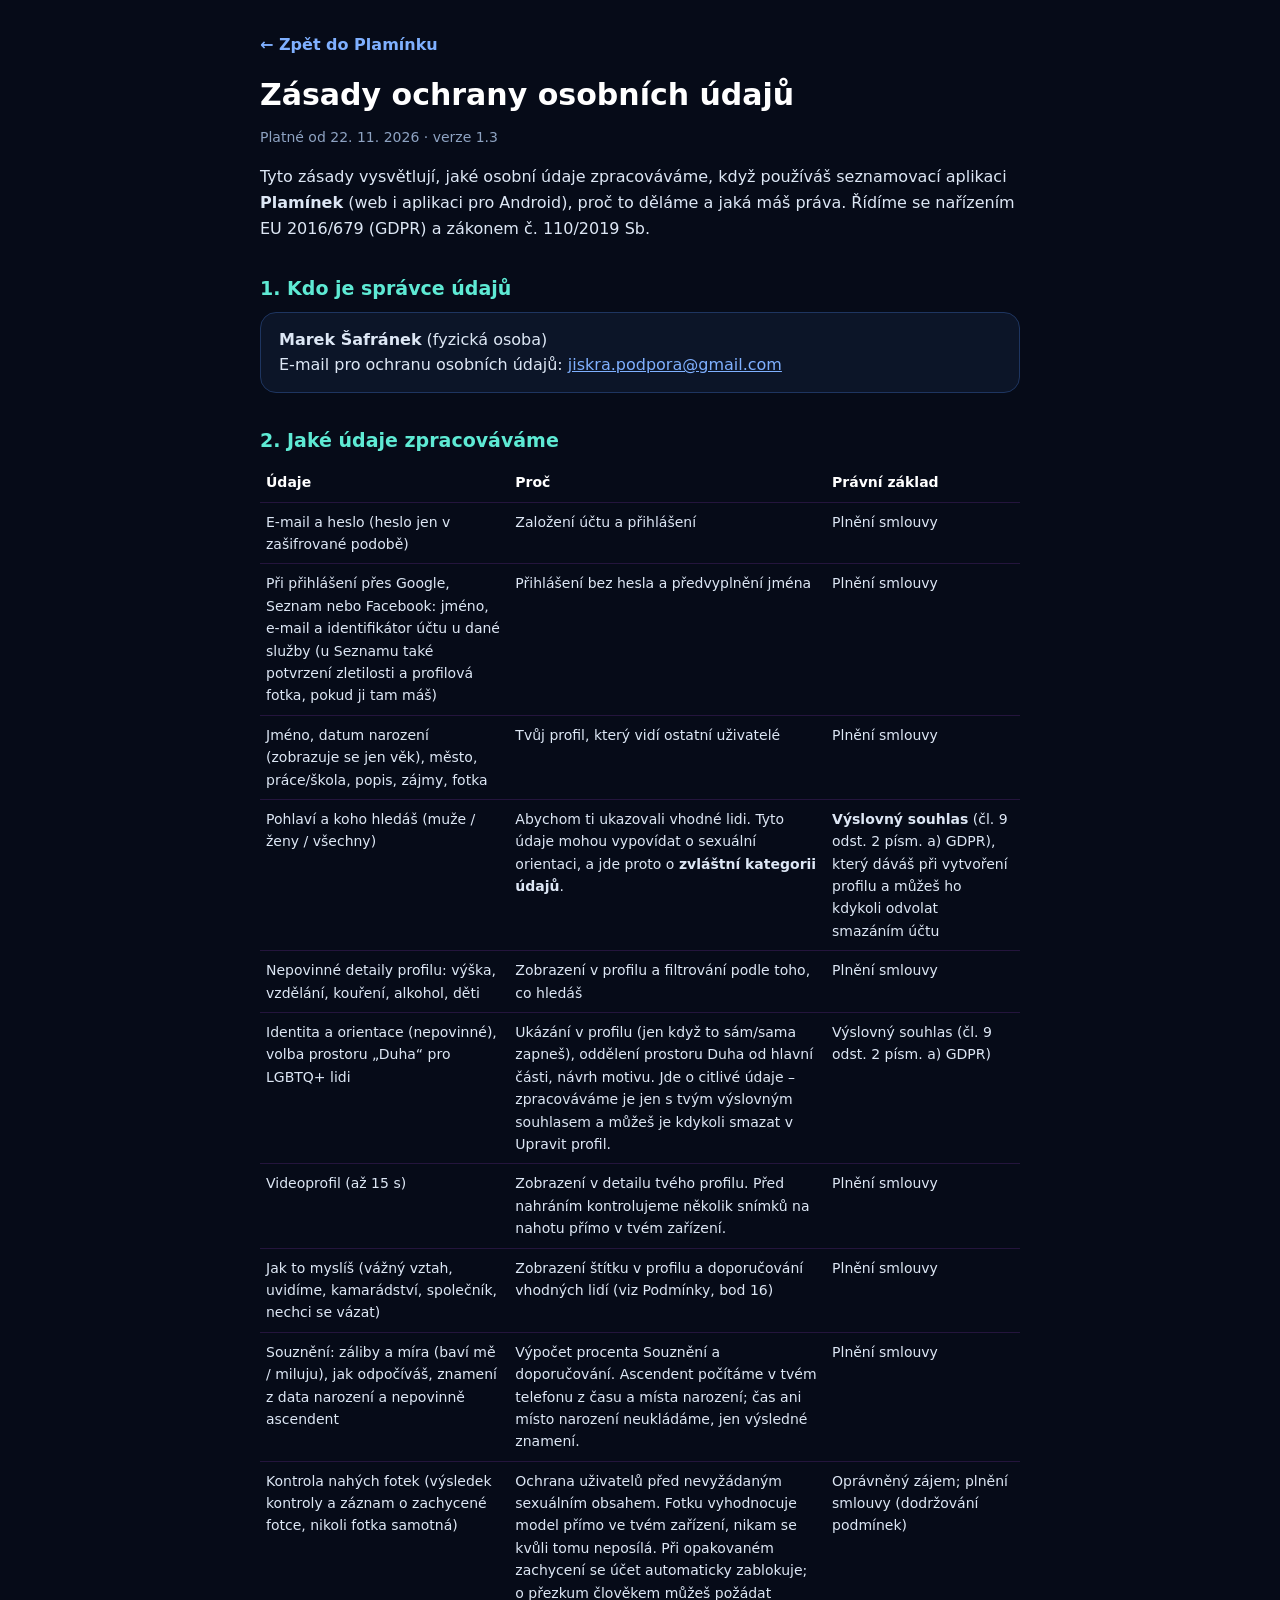
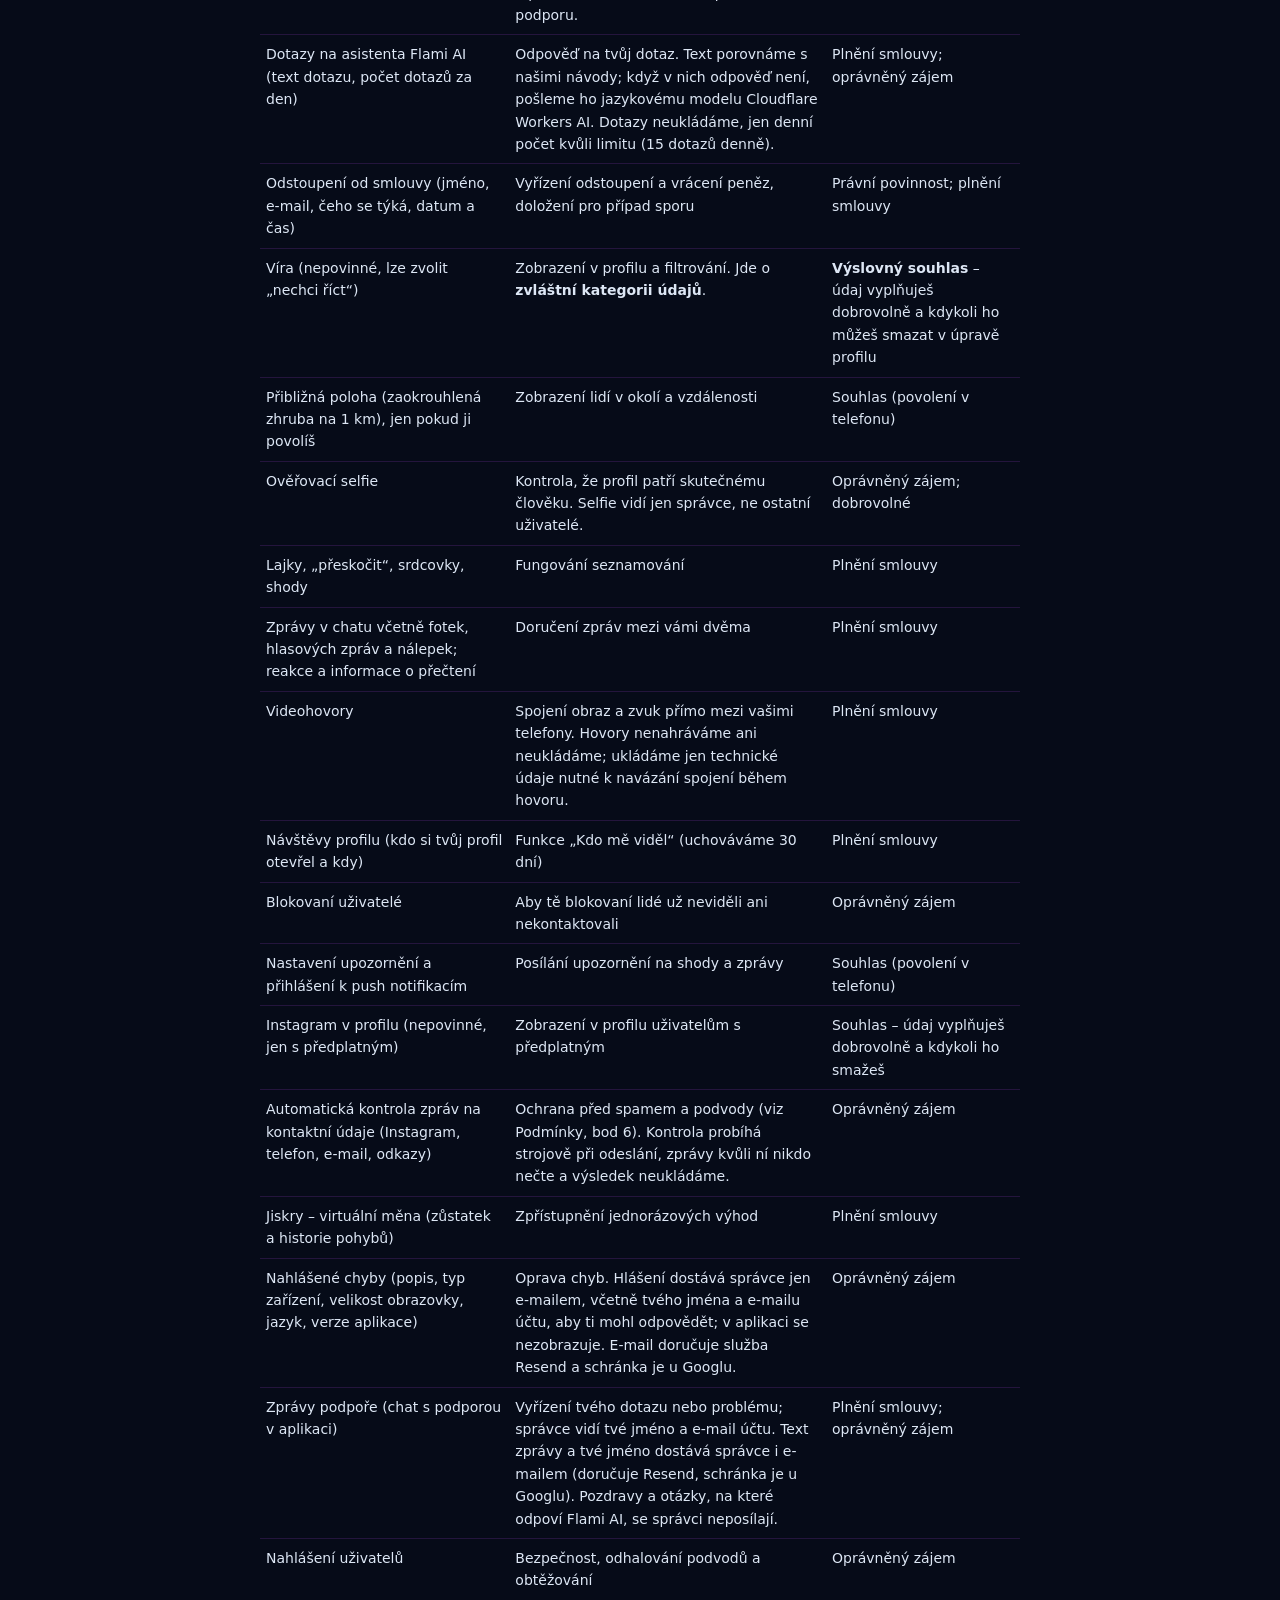
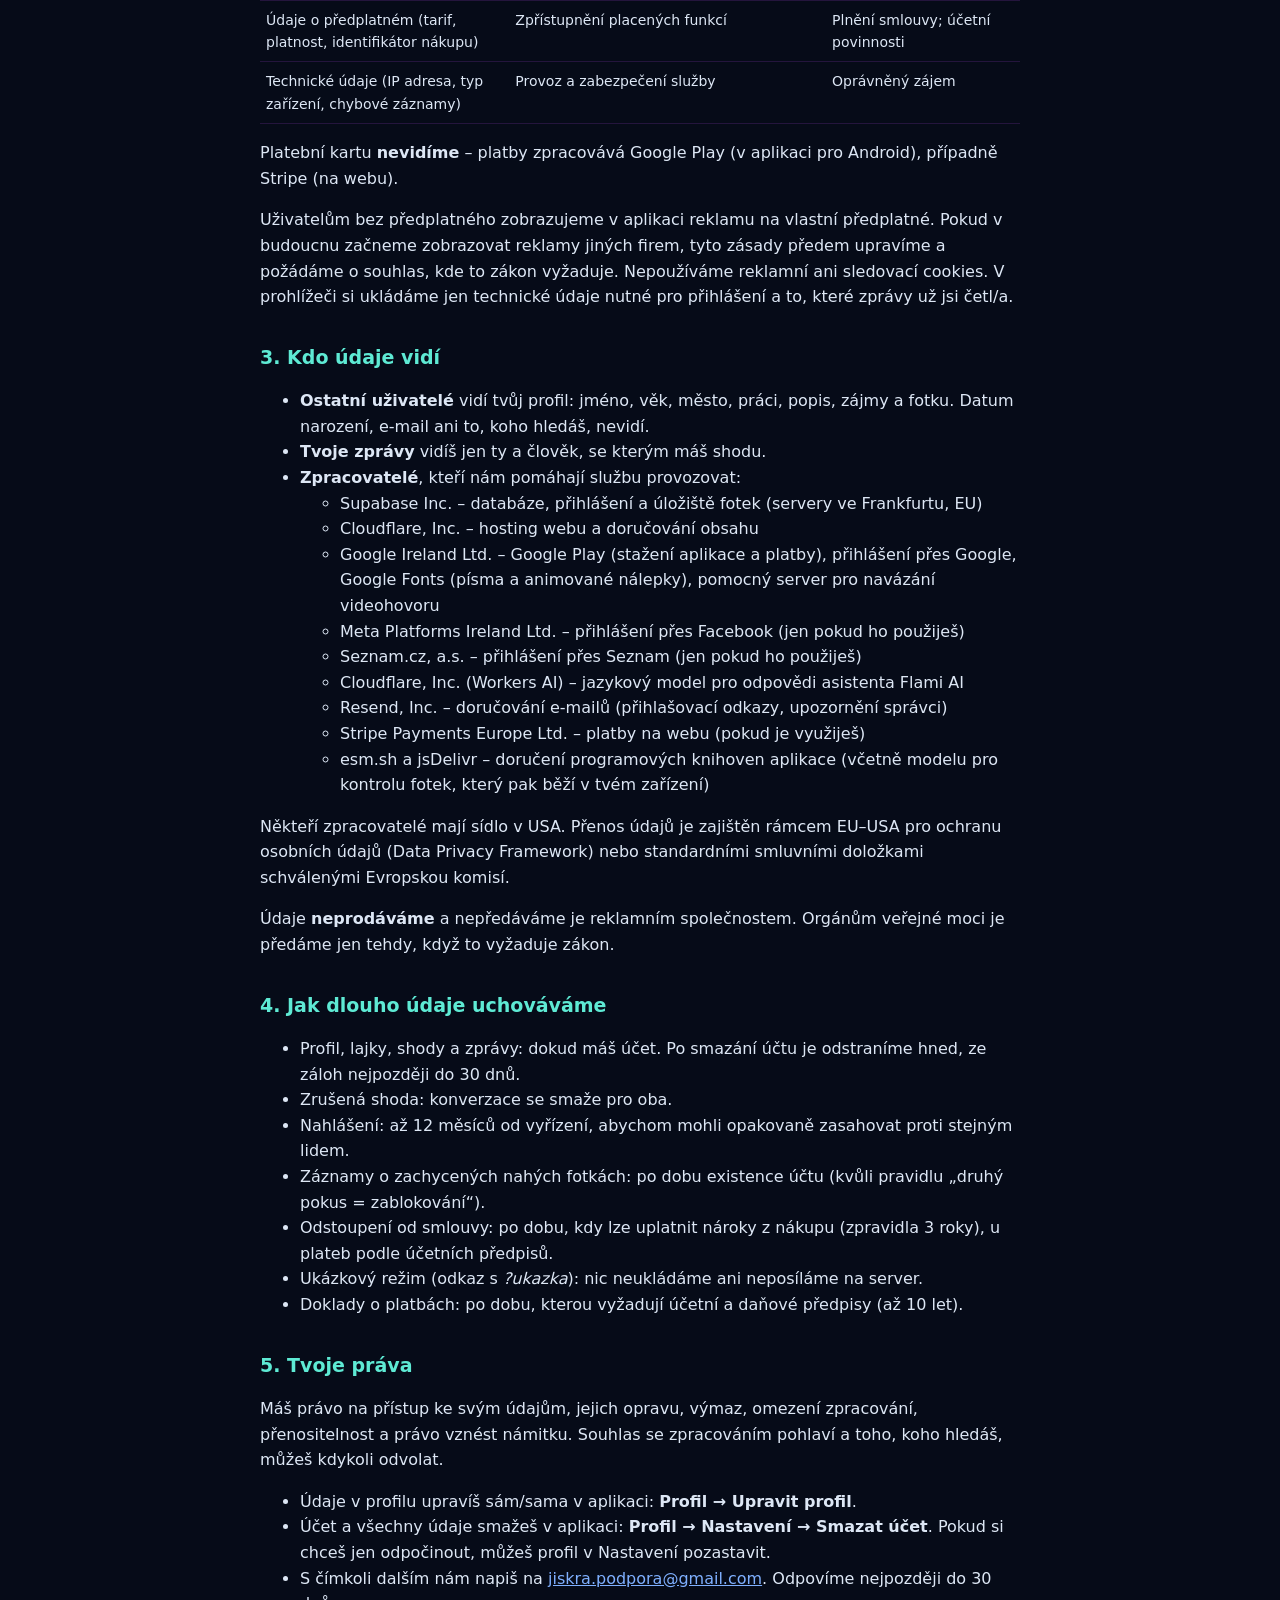
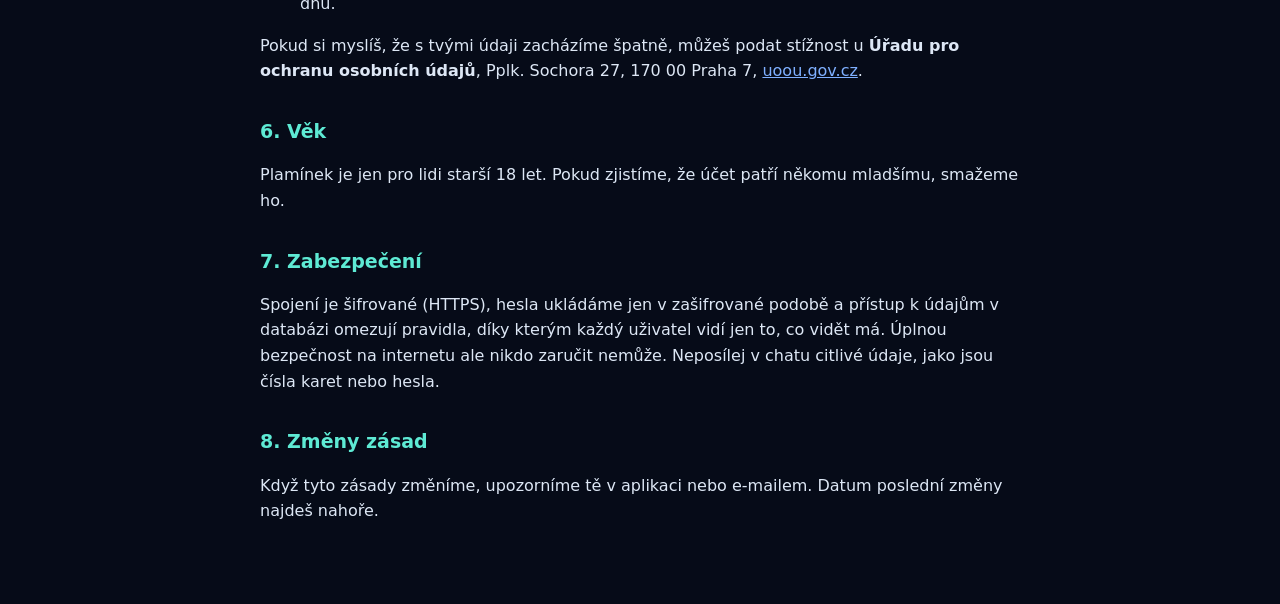
<file: web/soukromi.html>
<!doctype html>
<html lang="cs">
<head>
<meta charset="utf-8">
<meta name="viewport" content="width=device-width, initial-scale=1">
<meta name="theme-color" content="#060B18">
<title>Zásady ochrany osobních údajů – Plamínek</title>
<link rel="icon" href="icon.svg" type="image/svg+xml">
<style>
  body { margin: 0; background: #060B18; color: #DDE7F5; font: 16px/1.6 system-ui, -apple-system, 'Segoe UI', sans-serif; }
  main { max-width: 760px; margin: 0 auto; padding: 32px 22px 64px; }
  h1 { color: #fff; font-size: 30px; line-height: 1.15; margin: 0 0 6px; }
  h2 { color: #5EEAD4; font-size: 19px; margin: 32px 0 8px; }
  a { color: #7FB0FF; }
  .muted { color: #8EA3C2; font-size: 14px; }
  .box { border: 1px solid #1E3560; background: #0C1528; border-radius: 16px; padding: 14px 18px; }
  table { width: 100%; border-collapse: collapse; font-size: 14px; }
  th, td { text-align: left; vertical-align: top; padding: 8px 6px; border-bottom: 1px solid #24153D; }
  th { color: #fff; }
  .back { display: inline-block; margin-bottom: 20px; font-weight: 600; text-decoration: none; }
</style>
</head>
<body>
<main>
<a class="back" href="./">← Zpět do Plamínku</a>
<h1>Zásady ochrany osobních údajů</h1>
<p class="muted">Platné od 22. 11. 2026 · verze 1.3</p>

<p>Tyto zásady vysvětlují, jaké osobní údaje zpracováváme, když používáš seznamovací aplikaci <b>Plamínek</b> (web i aplikaci pro Android), proč to děláme a jaká máš práva. Řídíme se nařízením EU 2016/679 (GDPR) a zákonem č. 110/2019 Sb.</p>

<h2>1. Kdo je správce údajů</h2>
<div class="box">
  <b>Marek Šafránek</b> (fyzická osoba)<br>
  E-mail pro ochranu osobních údajů: <a href="mailto:jiskra.podpora@gmail.com">jiskra.podpora@gmail.com</a>
</div>

<h2>2. Jaké údaje zpracováváme</h2>
<table>
  <tr><th>Údaje</th><th>Proč</th><th>Právní základ</th></tr>
  <tr><td>E-mail a heslo (heslo jen v zašifrované podobě)</td><td>Založení účtu a přihlášení</td><td>Plnění smlouvy</td></tr>
  <tr><td>Při přihlášení přes Google, Seznam nebo Facebook: jméno, e-mail a identifikátor účtu u dané služby (u Seznamu také potvrzení zletilosti a profilová fotka, pokud ji tam máš)</td><td>Přihlášení bez hesla a předvyplnění jména</td><td>Plnění smlouvy</td></tr>
  <tr><td>Jméno, datum narození (zobrazuje se jen věk), město, práce/škola, popis, zájmy, fotka</td><td>Tvůj profil, který vidí ostatní uživatelé</td><td>Plnění smlouvy</td></tr>
  <tr><td>Pohlaví a koho hledáš (muže / ženy / všechny)</td><td>Abychom ti ukazovali vhodné lidi. Tyto údaje mohou vypovídat o sexuální orientaci, a jde proto o <b>zvláštní kategorii údajů</b>.</td><td><b>Výslovný souhlas</b> (čl. 9 odst. 2 písm. a) GDPR), který dáváš při vytvoření profilu a můžeš ho kdykoli odvolat smazáním účtu</td></tr>
  <tr><td>Nepovinné detaily profilu: výška, vzdělání, kouření, alkohol, děti</td><td>Zobrazení v profilu a filtrování podle toho, co hledáš</td><td>Plnění smlouvy</td></tr>
  <tr><td>Identita a orientace (nepovinné), volba prostoru „Duha“ pro LGBTQ+ lidi</td><td>Ukázání v profilu (jen když to sám/sama zapneš), oddělení prostoru Duha od hlavní části, návrh motivu. Jde o citlivé údaje – zpracováváme je jen s tvým výslovným souhlasem a můžeš je kdykoli smazat v Upravit profil.</td><td>Výslovný souhlas (čl. 9 odst. 2 písm. a) GDPR)</td></tr>
  <tr><td>Videoprofil (až 15 s)</td><td>Zobrazení v detailu tvého profilu. Před nahráním kontrolujeme několik snímků na nahotu přímo v tvém zařízení.</td><td>Plnění smlouvy</td></tr>
  <tr><td>Jak to myslíš (vážný vztah, uvidíme, kamarádství, společník, nechci se vázat)</td><td>Zobrazení štítku v profilu a doporučování vhodných lidí (viz Podmínky, bod 16)</td><td>Plnění smlouvy</td></tr>
  <tr><td>Souznění: záliby a míra (baví mě / miluju), jak odpočíváš, znamení z data narození a nepovinně ascendent</td><td>Výpočet procenta Souznění a doporučování. Ascendent počítáme v tvém telefonu z času a místa narození; čas ani místo narození neukládáme, jen výsledné znamení.</td><td>Plnění smlouvy</td></tr>
  <tr><td>Kontrola nahých fotek (výsledek kontroly a záznam o zachycené fotce, nikoli fotka samotná)</td><td>Ochrana uživatelů před nevyžádaným sexuálním obsahem. Fotku vyhodnocuje model přímo ve tvém zařízení, nikam se kvůli tomu neposílá. Při opakovaném zachycení se účet automaticky zablokuje; o přezkum člověkem můžeš požádat podporu.</td><td>Oprávněný zájem; plnění smlouvy (dodržování podmínek)</td></tr>
  <tr><td>Dotazy na asistenta Flami AI (text dotazu, počet dotazů za den)</td><td>Odpověď na tvůj dotaz. Text porovnáme s našimi návody; když v nich odpověď není, pošleme ho jazykovému modelu Cloudflare Workers AI. Dotazy neukládáme, jen denní počet kvůli limitu (15 dotazů denně).</td><td>Plnění smlouvy; oprávněný zájem</td></tr>
  <tr><td>Odstoupení od smlouvy (jméno, e-mail, čeho se týká, datum a čas)</td><td>Vyřízení odstoupení a vrácení peněz, doložení pro případ sporu</td><td>Právní povinnost; plnění smlouvy</td></tr>
  <tr><td>Víra (nepovinné, lze zvolit „nechci říct“)</td><td>Zobrazení v profilu a filtrování. Jde o <b>zvláštní kategorii údajů</b>.</td><td><b>Výslovný souhlas</b> – údaj vyplňuješ dobrovolně a kdykoli ho můžeš smazat v úpravě profilu</td></tr>
  <tr><td>Přibližná poloha (zaokrouhlená zhruba na 1 km), jen pokud ji povolíš</td><td>Zobrazení lidí v okolí a vzdálenosti</td><td>Souhlas (povolení v telefonu)</td></tr>
  <tr><td>Ověřovací selfie</td><td>Kontrola, že profil patří skutečnému člověku. Selfie vidí jen správce, ne ostatní uživatelé.</td><td>Oprávněný zájem; dobrovolné</td></tr>
  <tr><td>Lajky, „přeskočit“, srdcovky, shody</td><td>Fungování seznamování</td><td>Plnění smlouvy</td></tr>
  <tr><td>Zprávy v chatu včetně fotek, hlasových zpráv a nálepek; reakce a informace o přečtení</td><td>Doručení zpráv mezi vámi dvěma</td><td>Plnění smlouvy</td></tr>
  <tr><td>Videohovory</td><td>Spojení obraz a zvuk přímo mezi vašimi telefony. Hovory nenahráváme ani neukládáme; ukládáme jen technické údaje nutné k navázání spojení během hovoru.</td><td>Plnění smlouvy</td></tr>
  <tr><td>Návštěvy profilu (kdo si tvůj profil otevřel a kdy)</td><td>Funkce „Kdo mě viděl“ (uchováváme 30 dní)</td><td>Plnění smlouvy</td></tr>
  <tr><td>Blokovaní uživatelé</td><td>Aby tě blokovaní lidé už neviděli ani nekontaktovali</td><td>Oprávněný zájem</td></tr>
  <tr><td>Nastavení upozornění a přihlášení k push notifikacím</td><td>Posílání upozornění na shody a zprávy</td><td>Souhlas (povolení v telefonu)</td></tr>
  <tr><td>Instagram v profilu (nepovinné, jen s předplatným)</td><td>Zobrazení v profilu uživatelům s předplatným</td><td>Souhlas – údaj vyplňuješ dobrovolně a kdykoli ho smažeš</td></tr>
  <tr><td>Automatická kontrola zpráv na kontaktní údaje (Instagram, telefon, e-mail, odkazy)</td><td>Ochrana před spamem a podvody (viz Podmínky, bod 6). Kontrola probíhá strojově při odeslání, zprávy kvůli ní nikdo nečte a výsledek neukládáme.</td><td>Oprávněný zájem</td></tr>
  <tr><td>Jiskry – virtuální měna (zůstatek a historie pohybů)</td><td>Zpřístupnění jednorázových výhod</td><td>Plnění smlouvy</td></tr>
  <tr><td>Nahlášené chyby (popis, typ zařízení, velikost obrazovky, jazyk, verze aplikace)</td><td>Oprava chyb. Hlášení dostává správce jen e-mailem, včetně tvého jména a e-mailu účtu, aby ti mohl odpovědět; v aplikaci se nezobrazuje. E-mail doručuje služba Resend a schránka je u Googlu.</td><td>Oprávněný zájem</td></tr>
  <tr><td>Zprávy podpoře (chat s podporou v aplikaci)</td><td>Vyřízení tvého dotazu nebo problému; správce vidí tvé jméno a e-mail účtu. Text zprávy a tvé jméno dostává správce i e-mailem (doručuje Resend, schránka je u Googlu). Pozdravy a otázky, na které odpoví Flami AI, se správci neposílají.</td><td>Plnění smlouvy; oprávněný zájem</td></tr>
  <tr><td>Nahlášení uživatelů</td><td>Bezpečnost, odhalování podvodů a obtěžování</td><td>Oprávněný zájem</td></tr>
  <tr><td>Údaje o předplatném (tarif, platnost, identifikátor nákupu)</td><td>Zpřístupnění placených funkcí</td><td>Plnění smlouvy; účetní povinnosti</td></tr>
  <tr><td>Technické údaje (IP adresa, typ zařízení, chybové záznamy)</td><td>Provoz a zabezpečení služby</td><td>Oprávněný zájem</td></tr>
</table>
<p>Platební kartu <b>nevidíme</b> – platby zpracovává Google Play (v aplikaci pro Android), případně Stripe (na webu).</p>
<p>Uživatelům bez předplatného zobrazujeme v aplikaci reklamu na vlastní předplatné. Pokud v budoucnu začneme zobrazovat reklamy jiných firem, tyto zásady předem upravíme a požádáme o souhlas, kde to zákon vyžaduje. Nepoužíváme reklamní ani sledovací cookies. V prohlížeči si ukládáme jen technické údaje nutné pro přihlášení a to, které zprávy už jsi četl/a.</p>

<h2>3. Kdo údaje vidí</h2>
<ul>
  <li><b>Ostatní uživatelé</b> vidí tvůj profil: jméno, věk, město, práci, popis, zájmy a fotku. Datum narození, e-mail ani to, koho hledáš, nevidí.</li>
  <li><b>Tvoje zprávy</b> vidíš jen ty a člověk, se kterým máš shodu.</li>
  <li><b>Zpracovatelé</b>, kteří nám pomáhají službu provozovat:
    <ul>
      <li>Supabase Inc. – databáze, přihlášení a úložiště fotek (servery ve Frankfurtu, EU)</li>
      <li>Cloudflare, Inc. – hosting webu a doručování obsahu</li>
      <li>Google Ireland Ltd. – Google Play (stažení aplikace a platby), přihlášení přes Google, Google Fonts (písma a animované nálepky), pomocný server pro navázání videohovoru</li>
      <li>Meta Platforms Ireland Ltd. – přihlášení přes Facebook (jen pokud ho použiješ)</li>
      <li>Seznam.cz, a.s. – přihlášení přes Seznam (jen pokud ho použiješ)</li>
      <li>Cloudflare, Inc. (Workers AI) – jazykový model pro odpovědi asistenta Flami AI</li>
      <li>Resend, Inc. – doručování e-mailů (přihlašovací odkazy, upozornění správci)</li>
      <li>Stripe Payments Europe Ltd. – platby na webu (pokud je využiješ)</li>
      <li>esm.sh a jsDelivr – doručení programových knihoven aplikace (včetně modelu pro kontrolu fotek, který pak běží v tvém zařízení)</li>
    </ul>
  </li>
</ul>
<p>Někteří zpracovatelé mají sídlo v USA. Přenos údajů je zajištěn rámcem EU–USA pro ochranu osobních údajů (Data Privacy Framework) nebo standardními smluvními doložkami schválenými Evropskou komisí.</p>
<p>Údaje <b>neprodáváme</b> a nepředáváme je reklamním společnostem. Orgánům veřejné moci je předáme jen tehdy, když to vyžaduje zákon.</p>

<h2>4. Jak dlouho údaje uchováváme</h2>
<ul>
  <li>Profil, lajky, shody a zprávy: dokud máš účet. Po smazání účtu je odstraníme hned, ze záloh nejpozději do 30 dnů.</li>
  <li>Zrušená shoda: konverzace se smaže pro oba.</li>
  <li>Nahlášení: až 12 měsíců od vyřízení, abychom mohli opakovaně zasahovat proti stejným lidem.</li>
  <li>Záznamy o zachycených nahých fotkách: po dobu existence účtu (kvůli pravidlu „druhý pokus = zablokování“).</li>
  <li>Odstoupení od smlouvy: po dobu, kdy lze uplatnit nároky z nákupu (zpravidla 3 roky), u plateb podle účetních předpisů.</li>
  <li>Ukázkový režim (odkaz s <i>?ukazka</i>): nic neukládáme ani neposíláme na server.</li>
  <li>Doklady o platbách: po dobu, kterou vyžadují účetní a daňové předpisy (až 10 let).</li>
</ul>

<h2>5. Tvoje práva</h2>
<p>Máš právo na přístup ke svým údajům, jejich opravu, výmaz, omezení zpracování, přenositelnost a právo vznést námitku. Souhlas se zpracováním pohlaví a toho, koho hledáš, můžeš kdykoli odvolat.</p>
<ul>
  <li>Údaje v profilu upravíš sám/sama v aplikaci: <b>Profil → Upravit profil</b>.</li>
  <li>Účet a všechny údaje smažeš v aplikaci: <b>Profil → Nastavení → Smazat účet</b>. Pokud si chceš jen odpočinout, můžeš profil v Nastavení pozastavit.</li>
  <li>S čímkoli dalším nám napiš na <a href="mailto:jiskra.podpora@gmail.com">jiskra.podpora@gmail.com</a>. Odpovíme nejpozději do 30 dnů.</li>
</ul>
<p>Pokud si myslíš, že s tvými údaji zacházíme špatně, můžeš podat stížnost u <b>Úřadu pro ochranu osobních údajů</b>, Pplk. Sochora 27, 170 00 Praha 7, <a href="https://uoou.gov.cz" target="_blank" rel="noopener">uoou.gov.cz</a>.</p>

<h2>6. Věk</h2>
<p>Plamínek je jen pro lidi starší 18 let. Pokud zjistíme, že účet patří někomu mladšímu, smažeme ho.</p>

<h2>7. Zabezpečení</h2>
<p>Spojení je šifrované (HTTPS), hesla ukládáme jen v zašifrované podobě a přístup k údajům v databázi omezují pravidla, díky kterým každý uživatel vidí jen to, co vidět má. Úplnou bezpečnost na internetu ale nikdo zaručit nemůže. Neposílej v chatu citlivé údaje, jako jsou čísla karet nebo hesla.</p>

<h2>8. Změny zásad</h2>
<p>Když tyto zásady změníme, upozorníme tě v aplikaci nebo e-mailem. Datum poslední změny najdeš nahoře.</p>
</main>
</body>
</html>
</file>
